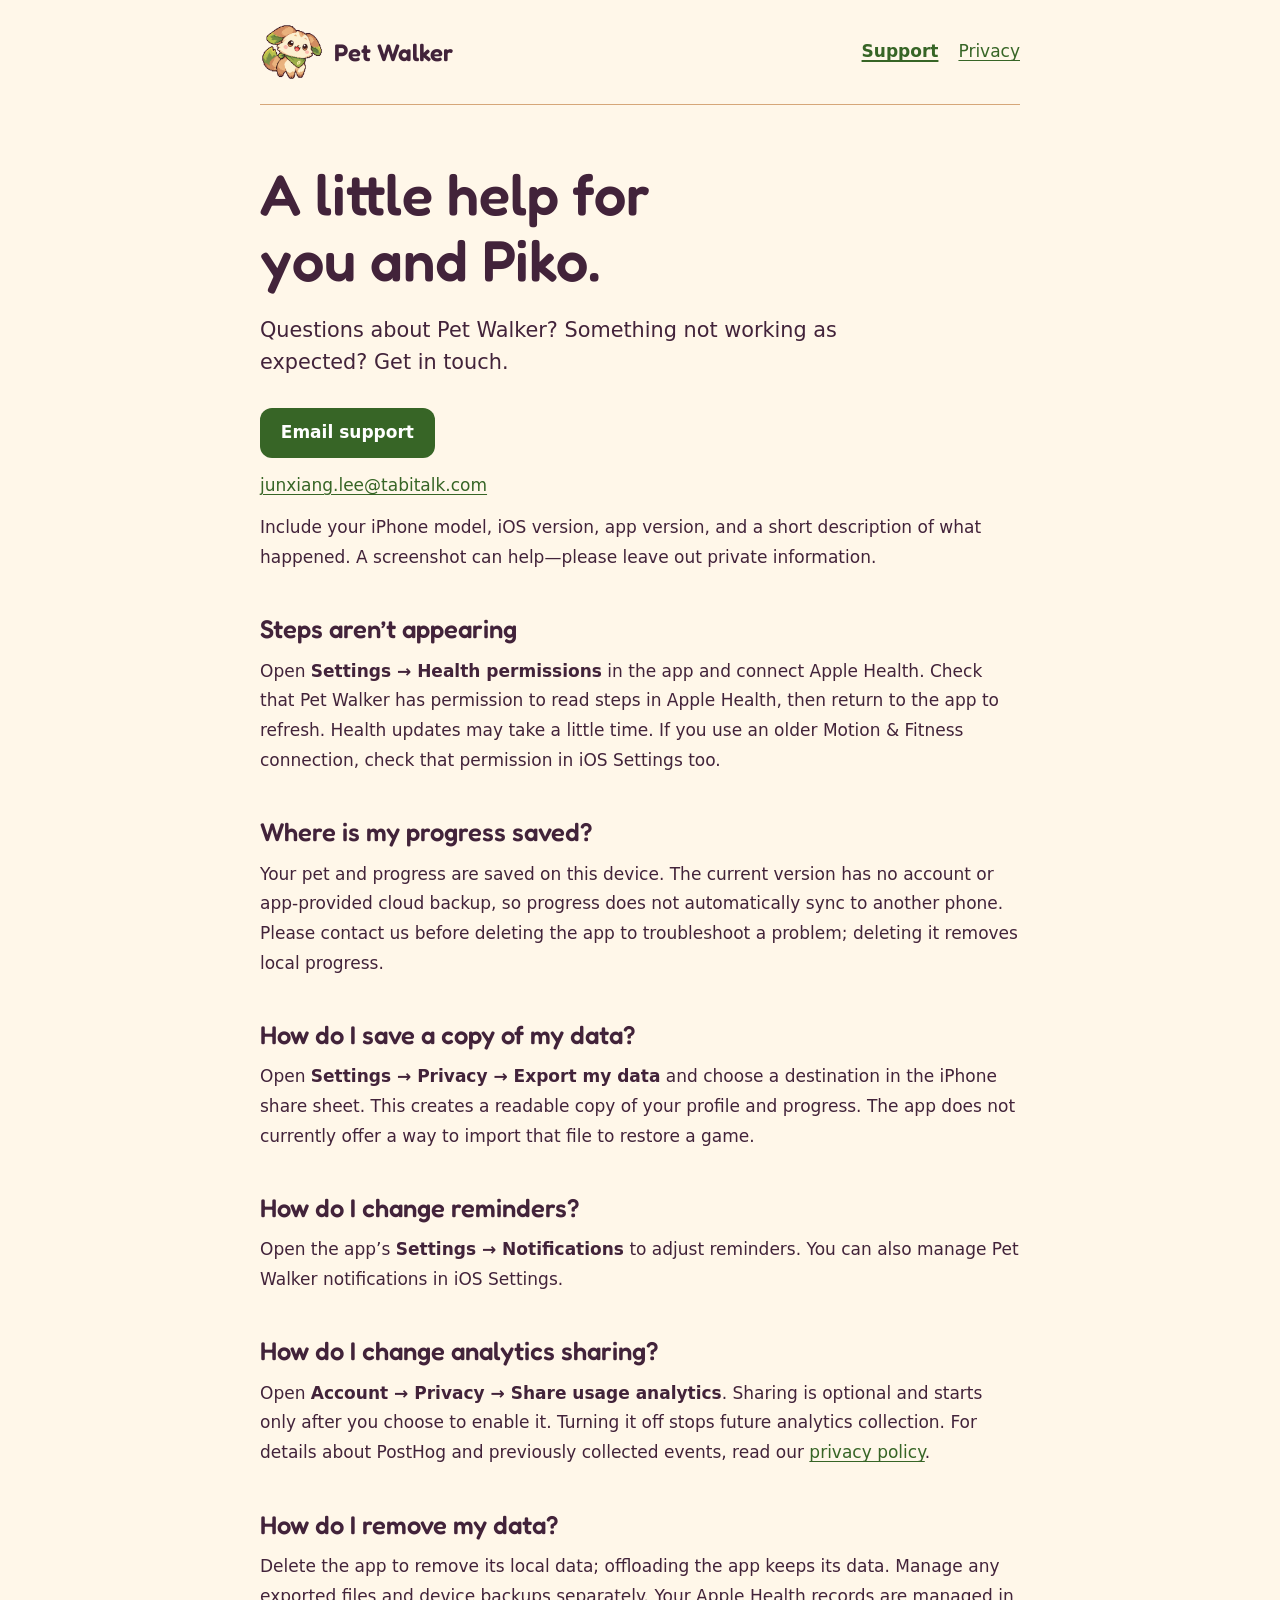
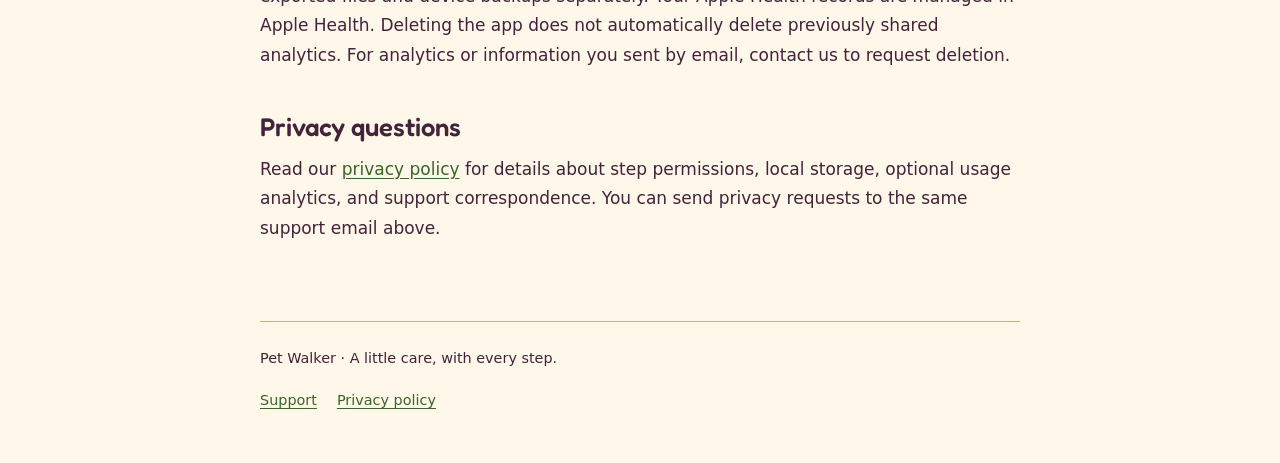
<file: index.html>
<!doctype html>
<html lang="en"><head><meta charset="utf-8"><meta name="viewport" content="width=device-width, initial-scale=1"><meta name="description" content="Pet Walker support: help and information for the virtual pet app featuring Piko."><title>Support · Pet Walker</title><link rel="icon" href="assets/piko.png"><link rel="stylesheet" href="styles.css"></head>
<body><!-- THESIS: Clear help and privacy information for Piko’s players.
OWN-WORLD: Existing cream, plum and leaf palette; Fredoka headings and original Piko artwork.
STORY: Find support, understand local data use, and manage permissions.
FIRST VIEWPORT: Compact pet wordmark and two links; page title and email action or policy summary.
FORM: Single-column reading page, an extension of the existing brand.
FINISH: unreviewed and undocumented is unfinished; this build ends with the finish review, the verdict, and DESIGN.md --><a class="skip" href="#main">Skip to content</a><header><a class="brand" href="index.html"><img src="assets/piko.png" alt="" width="64" height="64">Pet Walker</a><nav aria-label="Main navigation"><a href="index.html" aria-current="page">Support</a><a href="privacy.html">Privacy</a></nav></header><main id="main"><h1>A little help for<br>you and Piko.</h1>
<p class="intro">Questions about Pet Walker? Something not working as expected? Get in touch.</p>
<a class="contact" href="mailto:junxiang.lee@tabitalk.com?subject=Pet%20Walker%20support">Email support</a>
<p><a href="mailto:junxiang.lee@tabitalk.com">junxiang.lee@tabitalk.com</a></p>
<p>Include your iPhone model, iOS version, app version, and a short description of what happened. A screenshot can help—please leave out private information.</p>
<h2>Steps aren’t appearing</h2>
<p>Open <strong>Settings → Health permissions</strong> in the app and connect Apple Health. Check that Pet Walker has permission to read steps in Apple Health, then return to the app to refresh. Health updates may take a little time. If you use an older Motion &amp; Fitness connection, check that permission in iOS Settings too.</p>
<h2>Where is my progress saved?</h2>
<p>Your pet and progress are saved on this device. The current version has no account or app-provided cloud backup, so progress does not automatically sync to another phone. Please contact us before deleting the app to troubleshoot a problem; deleting it removes local progress.</p>
<h2>How do I save a copy of my data?</h2>
<p>Open <strong>Settings → Privacy → Export my data</strong> and choose a destination in the iPhone share sheet. This creates a readable copy of your profile and progress. The app does not currently offer a way to import that file to restore a game.</p>
<h2>How do I change reminders?</h2>
<p>Open the app’s <strong>Settings → Notifications</strong> to adjust reminders. You can also manage Pet Walker notifications in iOS Settings.</p>
<h2>How do I change analytics sharing?</h2>
<p>Open <strong>Account → Privacy → Share usage analytics</strong>. Sharing is optional and starts only after you choose to enable it. Turning it off stops future analytics collection. For details about PostHog and previously collected events, read our <a href="privacy.html">privacy policy</a>.</p>
<h2>How do I remove my data?</h2>
<p>Delete the app to remove its local data; offloading the app keeps its data. Manage any exported files and device backups separately. Your Apple Health records are managed in Apple Health. Deleting the app does not automatically delete previously shared analytics. For analytics or information you sent by email, contact us to request deletion.</p>
<h2>Privacy questions</h2>
<p>Read our <a href="privacy.html">privacy policy</a> for details about step permissions, local storage, optional usage analytics, and support correspondence. You can send privacy requests to the same support email above.</p></main><footer>Pet Walker · A little care, with every step.<nav aria-label="Footer"><a href="index.html">Support</a><a href="privacy.html">Privacy policy</a></nav></footer></body></html>
</file>
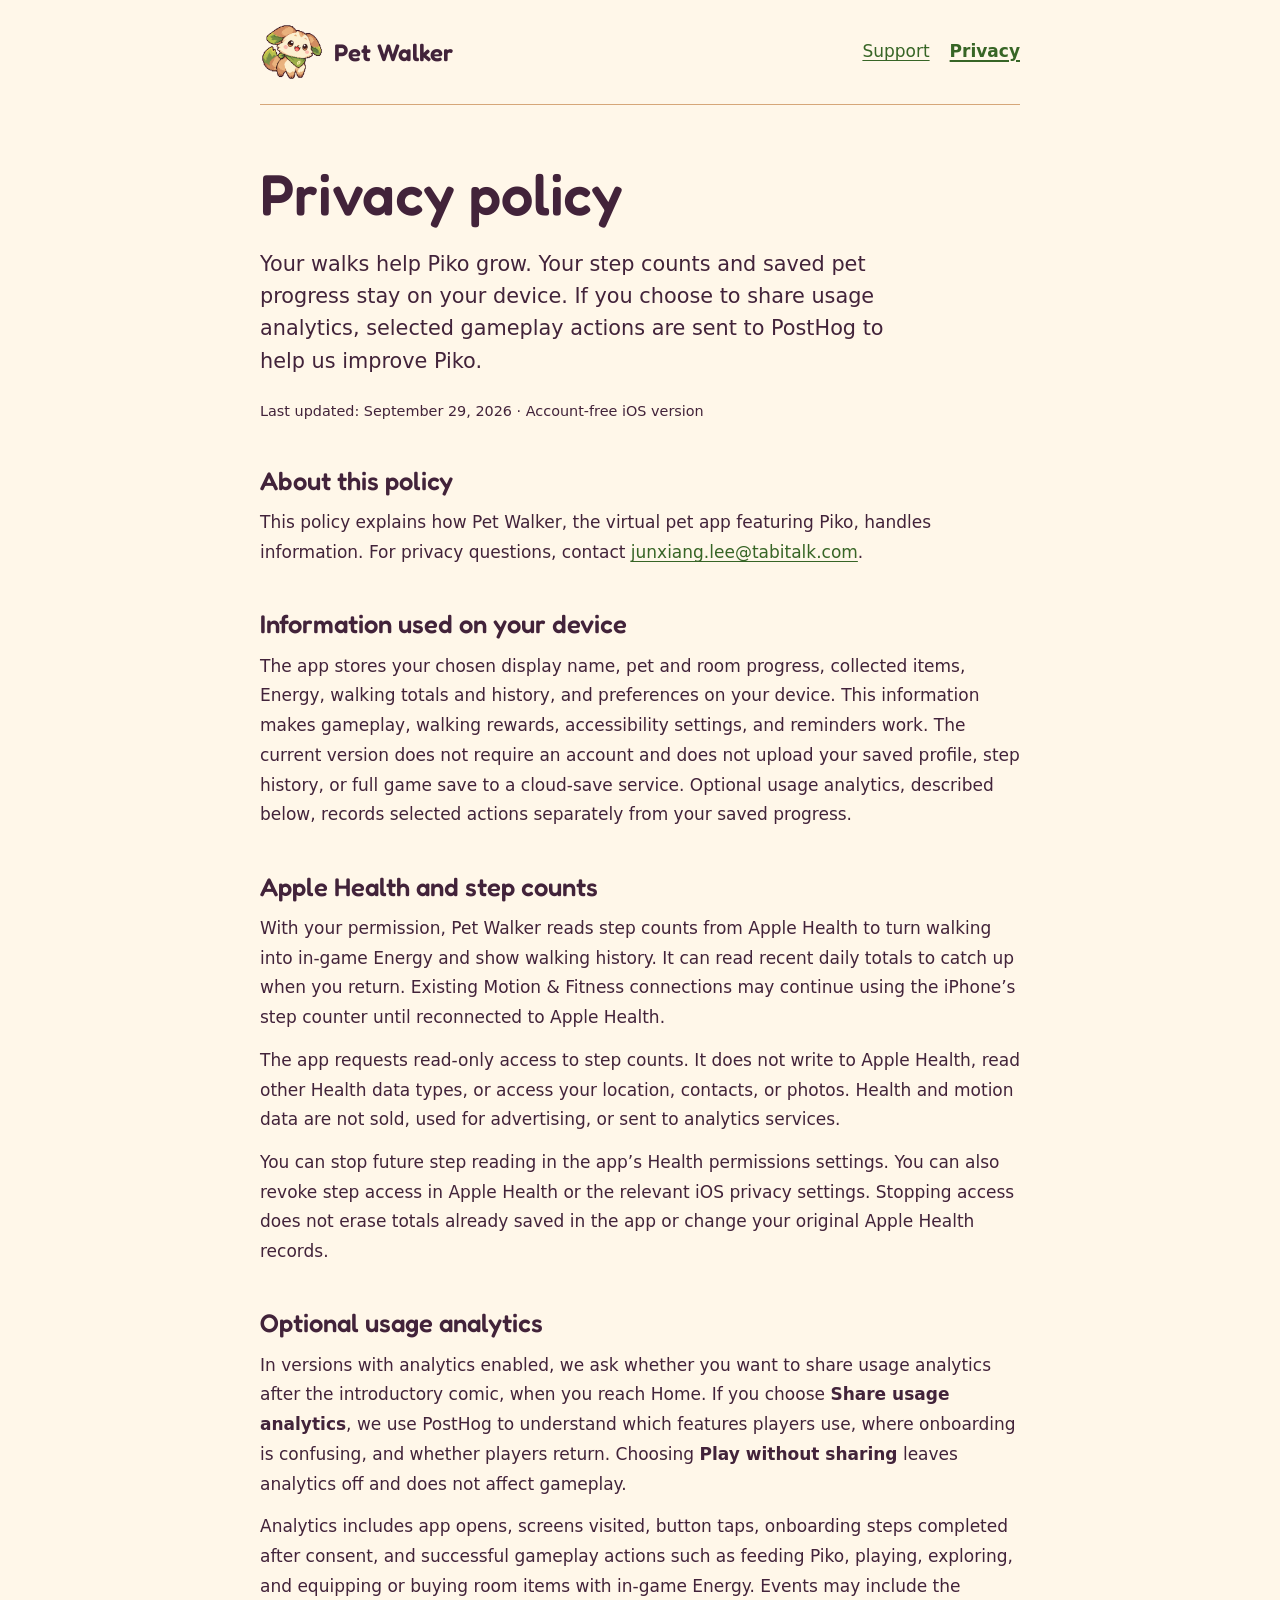
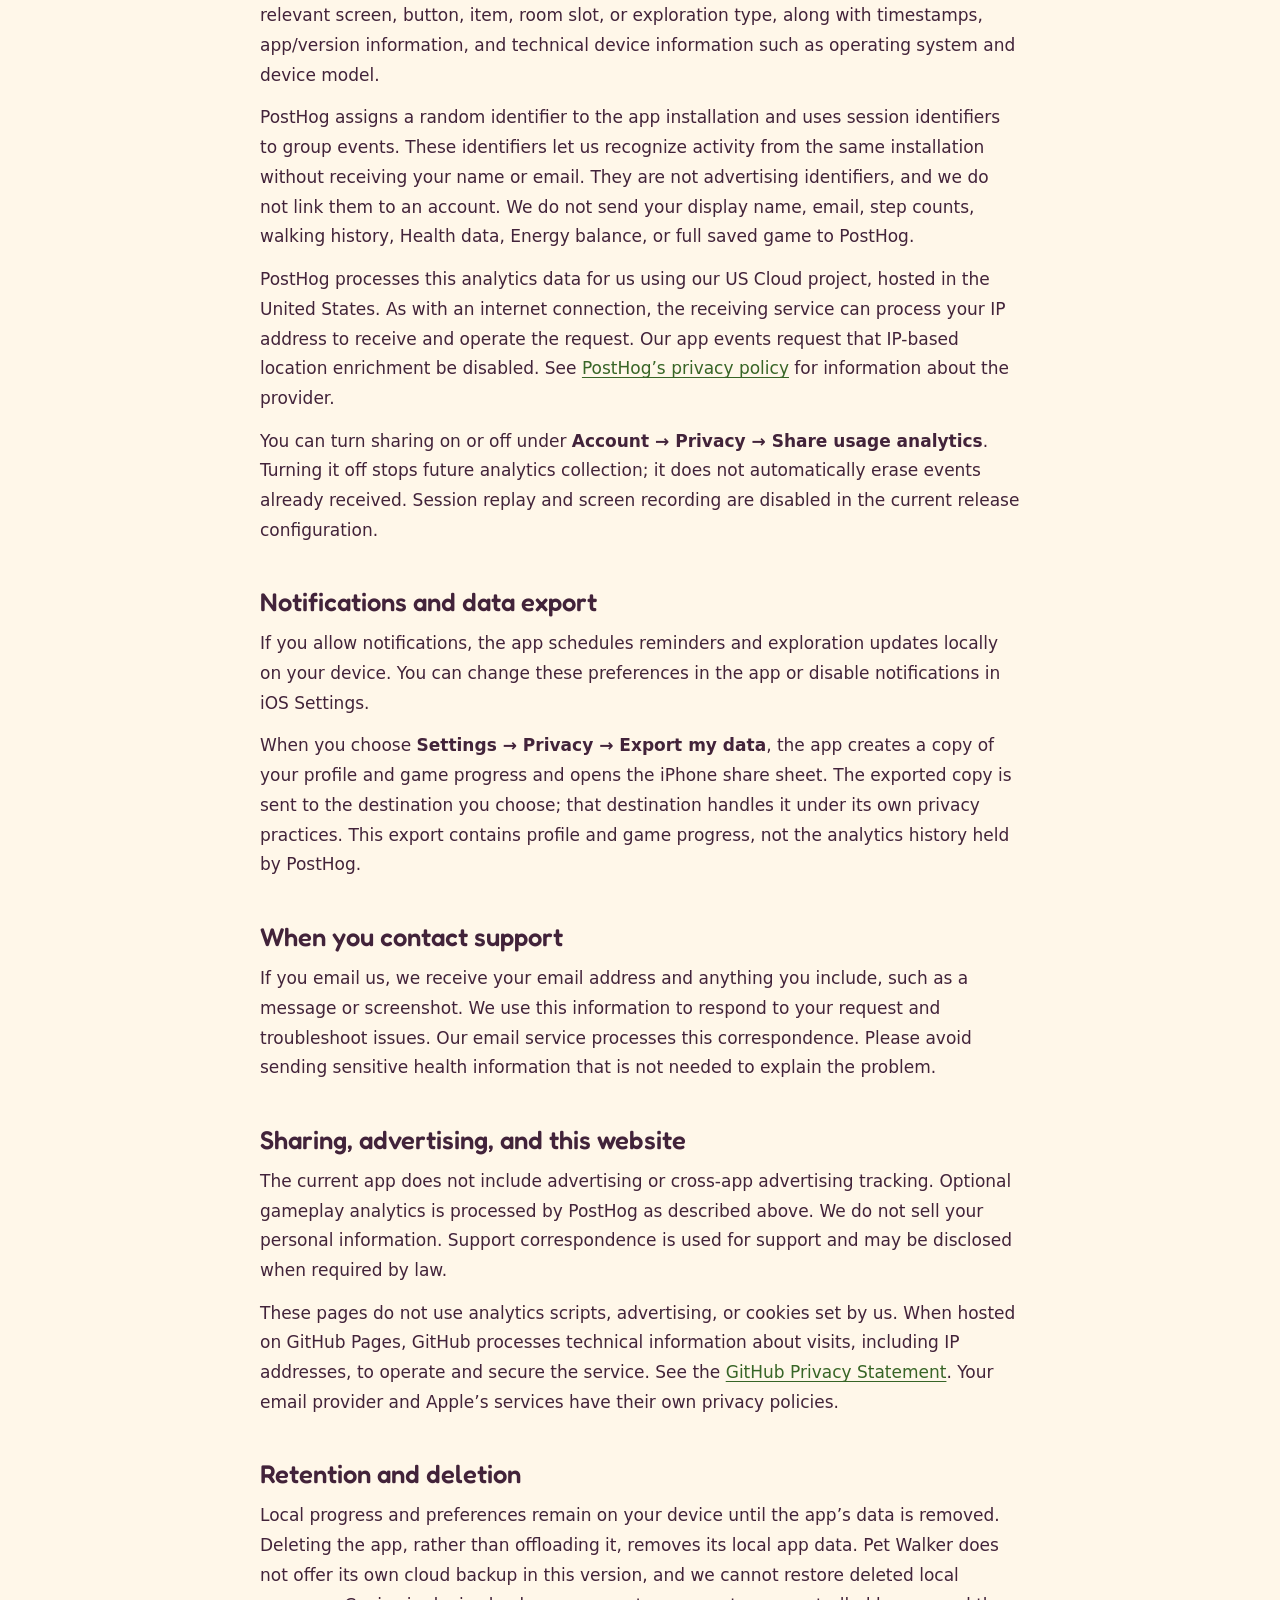
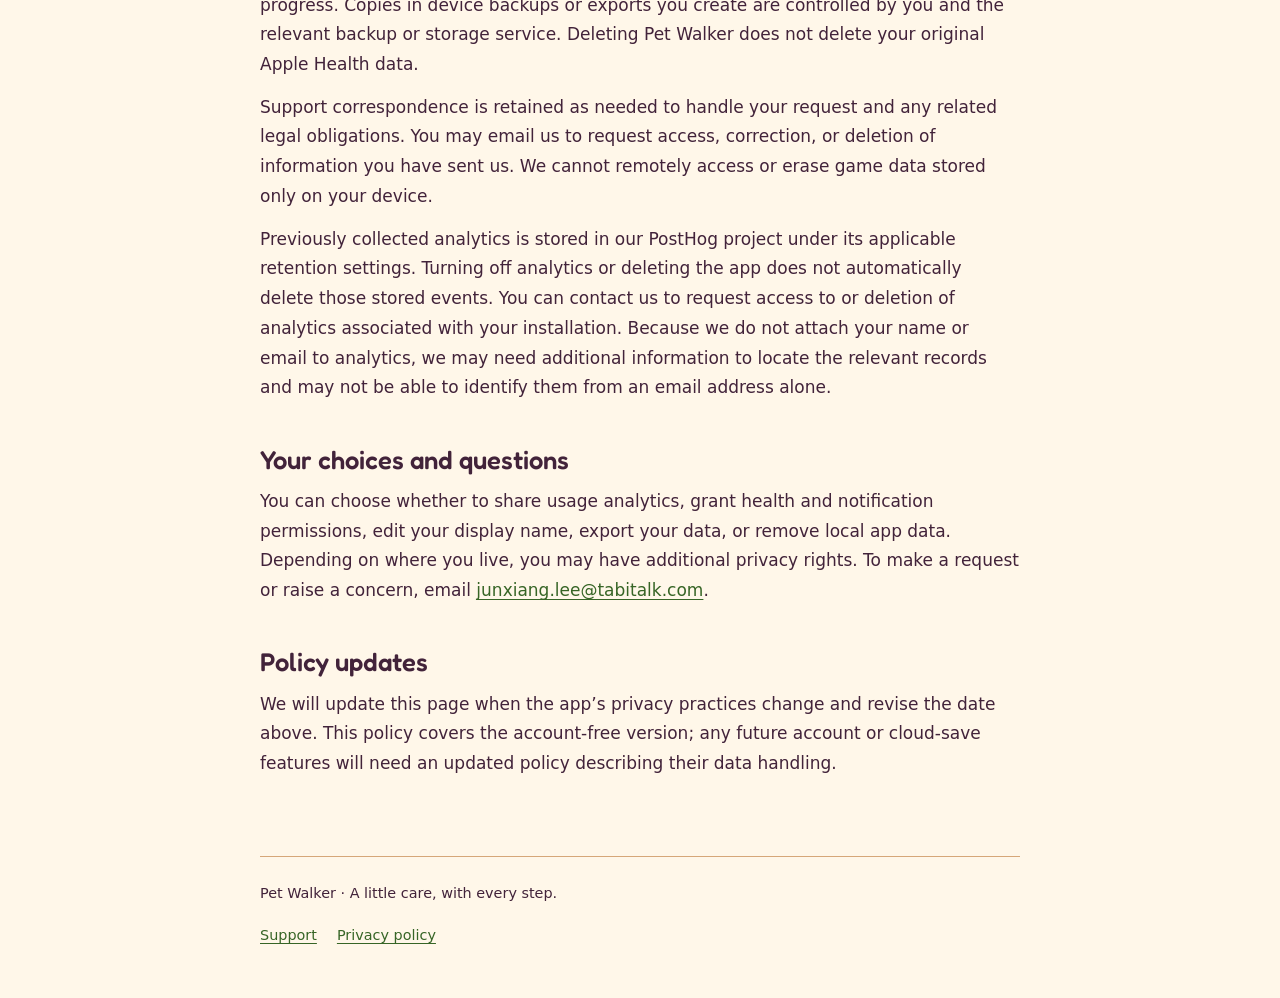
<file: privacy.html>
<!doctype html>
<html lang="en"><head><meta charset="utf-8"><meta name="viewport" content="width=device-width, initial-scale=1"><meta name="description" content="Pet Walker privacy policy: help and information for the virtual pet app featuring Piko."><title>Privacy policy · Pet Walker</title><link rel="icon" href="assets/piko.png"><link rel="stylesheet" href="styles.css"></head>
<body><!-- THESIS: Clear help and privacy information for Piko’s players.
OWN-WORLD: Existing cream, plum and leaf palette; Fredoka headings and original Piko artwork.
STORY: Find support, understand local data use, and manage permissions.
FIRST VIEWPORT: Compact pet wordmark and two links; page title and email action or policy summary.
FORM: Single-column reading page, an extension of the existing brand.
FINISH: unreviewed and undocumented is unfinished; this build ends with the finish review, the verdict, and DESIGN.md --><a class="skip" href="#main">Skip to content</a><header><a class="brand" href="index.html"><img src="assets/piko.png" alt="" width="64" height="64">Pet Walker</a><nav aria-label="Main navigation"><a href="index.html">Support</a><a href="privacy.html" aria-current="page">Privacy</a></nav></header><main id="main"><h1>Privacy policy</h1>
<p class="intro">Your walks help Piko grow. Your step counts and saved pet progress stay on your device. If you choose to share usage analytics, selected gameplay actions are sent to PostHog to help us improve Piko.</p>
<p class="meta">Last updated: September 29, 2026 · Account-free iOS version</p>
<h2>About this policy</h2>
<p>This policy explains how Pet Walker, the virtual pet app featuring Piko, handles information. For privacy questions, contact <a href="mailto:junxiang.lee@tabitalk.com">junxiang.lee@tabitalk.com</a>.</p>
<h2>Information used on your device</h2>
<p>The app stores your chosen display name, pet and room progress, collected items, Energy, walking totals and history, and preferences on your device. This information makes gameplay, walking rewards, accessibility settings, and reminders work. The current version does not require an account and does not upload your saved profile, step history, or full game save to a cloud-save service. Optional usage analytics, described below, records selected actions separately from your saved progress.</p>
<h2>Apple Health and step counts</h2>
<p>With your permission, Pet Walker reads step counts from Apple Health to turn walking into in-game Energy and show walking history. It can read recent daily totals to catch up when you return. Existing Motion &amp; Fitness connections may continue using the iPhone’s step counter until reconnected to Apple Health.</p>
<p>The app requests read-only access to step counts. It does not write to Apple Health, read other Health data types, or access your location, contacts, or photos. Health and motion data are not sold, used for advertising, or sent to analytics services.</p>
<p>You can stop future step reading in the app’s Health permissions settings. You can also revoke step access in Apple Health or the relevant iOS privacy settings. Stopping access does not erase totals already saved in the app or change your original Apple Health records.</p>
<h2>Optional usage analytics</h2>
<p>In versions with analytics enabled, we ask whether you want to share usage analytics after the introductory comic, when you reach Home. If you choose <strong>Share usage analytics</strong>, we use PostHog to understand which features players use, where onboarding is confusing, and whether players return. Choosing <strong>Play without sharing</strong> leaves analytics off and does not affect gameplay.</p>
<p>Analytics includes app opens, screens visited, button taps, onboarding steps completed after consent, and successful gameplay actions such as feeding Piko, playing, exploring, and equipping or buying room items with in-game Energy. Events may include the relevant screen, button, item, room slot, or exploration type, along with timestamps, app/version information, and technical device information such as operating system and device model.</p>
<p>PostHog assigns a random identifier to the app installation and uses session identifiers to group events. These identifiers let us recognize activity from the same installation without receiving your name or email. They are not advertising identifiers, and we do not link them to an account. We do not send your display name, email, step counts, walking history, Health data, Energy balance, or full saved game to PostHog.</p>
<p>PostHog processes this analytics data for us using our US Cloud project, hosted in the United States. As with an internet connection, the receiving service can process your IP address to receive and operate the request. Our app events request that IP-based location enrichment be disabled. See <a href="https://posthog.com/privacy">PostHog’s privacy policy</a> for information about the provider.</p>
<p>You can turn sharing on or off under <strong>Account → Privacy → Share usage analytics</strong>. Turning it off stops future analytics collection; it does not automatically erase events already received. Session replay and screen recording are disabled in the current release configuration.</p>
<h2>Notifications and data export</h2>
<p>If you allow notifications, the app schedules reminders and exploration updates locally on your device. You can change these preferences in the app or disable notifications in iOS Settings.</p>
<p>When you choose <strong>Settings → Privacy → Export my data</strong>, the app creates a copy of your profile and game progress and opens the iPhone share sheet. The exported copy is sent to the destination you choose; that destination handles it under its own privacy practices. This export contains profile and game progress, not the analytics history held by PostHog.</p>
<h2>When you contact support</h2>
<p>If you email us, we receive your email address and anything you include, such as a message or screenshot. We use this information to respond to your request and troubleshoot issues. Our email service processes this correspondence. Please avoid sending sensitive health information that is not needed to explain the problem.</p>
<h2>Sharing, advertising, and this website</h2>
<p>The current app does not include advertising or cross-app advertising tracking. Optional gameplay analytics is processed by PostHog as described above. We do not sell your personal information. Support correspondence is used for support and may be disclosed when required by law.</p>
<p>These pages do not use analytics scripts, advertising, or cookies set by us. When hosted on GitHub Pages, GitHub processes technical information about visits, including IP addresses, to operate and secure the service. See the <a href="https://docs.github.com/en/site-policy/privacy-policies/github-general-privacy-statement">GitHub Privacy Statement</a>. Your email provider and Apple’s services have their own privacy policies.</p>
<h2>Retention and deletion</h2>
<p>Local progress and preferences remain on your device until the app’s data is removed. Deleting the app, rather than offloading it, removes its local app data. Pet Walker does not offer its own cloud backup in this version, and we cannot restore deleted local progress. Copies in device backups or exports you create are controlled by you and the relevant backup or storage service. Deleting Pet Walker does not delete your original Apple Health data.</p>
<p>Support correspondence is retained as needed to handle your request and any related legal obligations. You may email us to request access, correction, or deletion of information you have sent us. We cannot remotely access or erase game data stored only on your device.</p>
<p>Previously collected analytics is stored in our PostHog project under its applicable retention settings. Turning off analytics or deleting the app does not automatically delete those stored events. You can contact us to request access to or deletion of analytics associated with your installation. Because we do not attach your name or email to analytics, we may need additional information to locate the relevant records and may not be able to identify them from an email address alone.</p>
<h2>Your choices and questions</h2>
<p>You can choose whether to share usage analytics, grant health and notification permissions, edit your display name, export your data, or remove local app data. Depending on where you live, you may have additional privacy rights. To make a request or raise a concern, email <a href="mailto:junxiang.lee@tabitalk.com">junxiang.lee@tabitalk.com</a>.</p>
<h2>Policy updates</h2>
<p>We will update this page when the app’s privacy practices change and revise the date above. This policy covers the account-free version; any future account or cloud-save features will need an updated policy describing their data handling.</p></main><footer>Pet Walker · A little care, with every step.<nav aria-label="Footer"><a href="index.html">Support</a><a href="privacy.html">Privacy policy</a></nav></footer></body></html>
</file>
<file: styles.css>
@font-face{font-family:Fredoka;src:url("assets/fredoka.ttf") format("truetype");font-weight:300 700;font-display:swap}
:root{color-scheme:light;--paper:#fff7e9;--ink:#42233a;--leaf:#376526;--line:#d6a779}*{box-sizing:border-box}body{margin:0;background:var(--paper);color:var(--ink);font:1.0625rem/1.75 system-ui,sans-serif}a{color:var(--leaf);text-underline-offset:.2em;overflow-wrap:anywhere}a:hover{text-decoration-thickness:2px}a:focus-visible{outline:3px solid var(--leaf);outline-offset:5px}header,main,footer{width:min(100% - 3rem,760px);margin:auto}header{display:flex;align-items:center;justify-content:space-between;gap:1rem;padding:1.25rem 0;border-bottom:1px solid var(--line)}.brand{display:flex;align-items:center;gap:.6rem;font:600 1.5rem Fredoka,sans-serif;color:var(--ink);text-decoration:none}.brand img{object-fit:contain}nav{display:flex;gap:1.25rem}nav a{display:inline-flex;align-items:center;min-height:44px}nav [aria-current]{font-weight:700;text-decoration-thickness:2px}main{padding:3.5rem 0 4rem}h1,h2{font-family:Fredoka,sans-serif;font-weight:550;line-height:1.15;text-wrap:balance}h1{font-size:clamp(2.4rem,6vw,3.6rem);margin:0 0 1.3rem}h2{font-size:1.6rem;margin:2.6rem 0 .7rem}p{margin:.8rem 0}.intro{font-size:1.3rem;line-height:1.55;max-width:48ch}.meta{font-size:.9rem;margin:1.4rem 0 2.5rem}.contact{display:inline-flex;background:var(--leaf);color:white;padding:.65rem 1.3rem;border-radius:12px;text-decoration:none;font-weight:650;margin-top:1rem;min-height:48px}.contact:hover{background:#294c1c}footer{padding:1.5rem 0 2.5rem;border-top:1px solid var(--line);font-size:.9rem}footer nav{margin-top:.5rem}.skip{position:absolute;left:1rem;top:-100px;background:white;padding:.6rem}.skip:focus{top:1rem}@media(max-width:480px){header{flex-wrap:wrap;padding-top:.8rem}.brand{font-size:1.35rem}.brand img{width:48px;height:48px}header nav{gap:1rem}main{padding-top:2.5rem}header,main,footer{width:calc(100% - 2.5rem)}}
</file>
